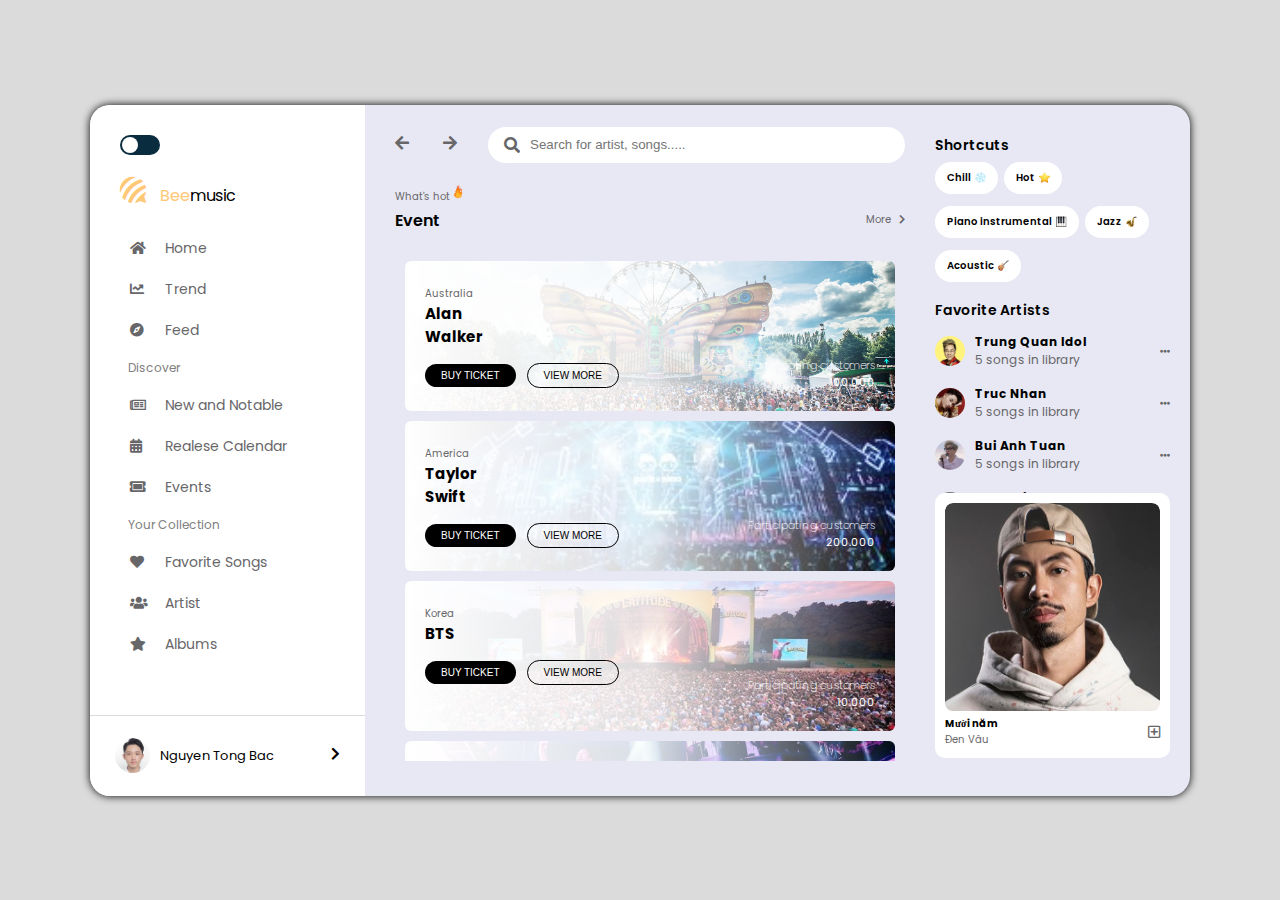
<file: event.html>
<!DOCTYPE html>
<html lang="en">
<head>
    <meta charset="UTF-8">
    <meta http-equiv="X-UA-Compatible" content="IE=edge">
    <meta name="viewport" content="width=device-width, initial-scale=1.0">
    <link rel="stylesheet" href="https://cdnjs.cloudflare.com/ajax/libs/font-awesome/5.15.1/css/all.min.css">
    <link rel="stylesheet" href="./assests/Font-awesome/fontawesome-free-5.15.4-web/css/all.min.css">
    <link rel="stylesheet" href="./assests/css/eventStyle.css">
    <link rel="stylesheet" href="./assests/css/style.css">
    <link rel="stylesheet" href="./assests/css/responsive.css">
    <link rel="stylesheet" href="./assests/img/">
    <link rel="preconnect" href="https://fonts.googleapis.com">
    <link rel="preconnect" href="https://fonts.gstatic.com" crossorigin>
    <link href="https://fonts.googleapis.com/css2?family=Poppins:wght@100;200;300;400;500&display=swap" rel="stylesheet">
    <title>Bee Music</title>
</head>
<body>
<div id="main">
    <div id="container" >
        <!--
            =======================NAVBAR==========================
        -->
        <div id="navbar">
            <div class="navbar-container">
                <header>
                    <span class="check">
                        <span class="ball"></span>
                    </span>
                    <i class="fas fa-stream js-hide-navbar"></i>
                </header>
                <div class="logo">
                    <i class="navbar__logo fab fa-forumbee"></i>
                    <span class="navbar__primary-text">Bee</span><span>music</span>
                </div>
                <div class="navbar-content">
                    <nav>
                            <li class="navbar-content__icon">
                                <a href="index.html"><i class="fas fa-home"></i>Home</a>
                            </li>
                            <li class="navbar-content__icon">
                                <a href="trend.html"><i class="fas fa-chart-line"></i>Trend</a>
                            </li>
                            <li class="navbar-content__icon">
                                <a href="#"><i class="fas fa-compass"></i>Feed</a>
                            </li>
                    </nav>

                    <nav>   
                        <p class=" navbar-content__title">Discover</p>
                        <ul>
                            <li class="navbar-content__icon">
                                <a href="#"><i class="far fa-newspaper"></i>New and Notable</a>
                            </li>
                            <li class="navbar-content__icon">
                                <a href="#"><i class="fas fa-calendar-alt"></i>Realese Calendar</a>
                            </li>
                            <li class="navbar-content__icon">
                                <a href="#"><i class="fas fa-ticket-alt"></i>Events</a>
                            </li>
                        </ul>
                    </nav>

                    <nav>
                        <p class=" navbar-content__title">Your Collection</p>
                        <ul>
                            <li class="navbar-content__icon">
                                <a href="favoritesongs.html"><i class="fas fa-heart"></i>Favorite Songs</a>
                            </li>
                            <li class="navbar-content__icon">
                                <a href="#"><i class="fas fa-users"></i>Artist</a>
                            </li>
                            <li class="navbar-content__icon">
                                <a href="#"><i class="fas fa-star"></i>Albums</a>
                            </li>
                        </ul>
                    </nav>
                </div>
            </div>
            
            <div class="navbar-user">
                <div class="navbar-user__container">
                    <div class="user-avt">
                        <img src="./assests/img/User.png" alt="">
                    </div>
                    <div class="user-name">Nguyen Tong Bac</div>
                    <a href=""><i class="fas fa-chevron-right"></i></a>
                </div>
            </div>
        </div>
       
        <!--
            ====================MAIN_CONTENT=====================
        -->
        <div id="main-content" >
            <header>
                <nav class="main-content__header-nav">
                    <i class="fas fa-bars bars-left"></i>
                    <i class="fas fa-arrow-left"></i>
                    <i class="fas fa-arrow-right"></i>
                </nav>
                <div class="main-content__search-form">
                    <i class="fas fa-search search-btn"></i>
                    <input type="text" class="search-input" placeholder="Search for artist, songs.....">
                </div>
                <i class="fas fa-bars bars-right"></i>
            </header>

            <p class="main-content__des">What's hot<span><img src="./assests/img/fire.png" alt="" width="16px" height="17px"></span></p>
            <div class="main-content__trend">
                <div class="main-content__trend-title">Event</div>
                <div class="main-content__trend-more btn-hover">
                    More
                    <span><i class="fas fa-chevron-right"></i></span>
                </div>
            </div>
            <div class="main-content__box">
            <div class="main-content__banner event event1">
                <p class="main-content__banner-artist">Australia</p>
                <h4 class="main-content__banner-des">Alan Walker</h4>
                <p class="information__event">This event was held on June 18, 2022 in Vietnam, with the participation of singer Son Tung MTP and other singers. along with good performances worth waiting for</p>
                <div class="main-content__banner-btn">
                    <button class="play-btn">BUY TICKET</button>
                    <button class="follow-btn">VIEW MORE</button>
                </div>
                <span class="main-content__view">Participating customers
                    <p>100.000</p>
                </span>
            </div>
            <div class="main-content__banner event event2">
                <p class="main-content__banner-artist">America</p>
                <h4 class="main-content__banner-des">Taylor Swift</h4>
                <p class="information__event">This event was held on June 18, 2022 in Vietnam, with the participation of singer Son Tung MTP and other singers. along with good performances worth waiting for</p>
                <div class="main-content__banner-btn">
                    <button class="play-btn">BUY TICKET</button>
                    <button class="follow-btn">VIEW MORE</button>
                </div>
                <span class="main-content__view">Participating customers
                    <p>200.000</p>
                </span>
            </div>
            <div class="main-content__banner event event3">
                <p class="main-content__banner-artist">Korea</p>
                <h4 class="main-content__banner-des">BTS</h4>
                <p class="information__event">This event was held on June 18, 2022 in Vietnam, with the participation of singer Son Tung MTP and other singers. along with good performances worth waiting for</p>
                <div class="main-content__banner-btn">
                    <button class="play-btn">BUY TICKET</button>
                    <button class="follow-btn">VIEW MORE</button>
                </div>
                <span class="main-content__view">Participating customers
                    <p>10.000</p>
                </span>
            </div>
            <div class="main-content__banner event event4">
                <p class="main-content__banner-artist">VietNam</p>
                <h4 class="main-content__banner-des">Son Tung MTP</h4>
                <p class="information__event">This event was held on June 18, 2022 in Vietnam, with the participation of singer Son Tung MTP and other singers. along with good performances worth waiting for</p>
                <div class="main-content__banner-btn">
                    <button class="play-btn">BUY TICKET</button>
                    <button class="follow-btn">VIEW MORE</button>
                </div>
                <span class="main-content__view">Participating customers
                    <p>999.999</p>
                </span>
            </div>
        </div>
        </div>

        <!--
            ====================SIDE-BAR=========================
        -->
        <div id="sidebar">
            <div class="sidebar__shortcuts">
                <p class="sidebar__shortcuts-title">Shortcuts
                    <i class="fas fa-stream js-hide-sidebar"></i>
                </p>
                <div class="sidebar__shortcuts-items">
                    <span class="sidebar__shortcuts-item">Chill
                        <img src="./assests/img/snow.png" alt="">
                    </span>
                    <span class="sidebar__shortcuts-item">Hot
                        <img src="./assests/img/star.png" alt="">
                    </span>
                    <span class="sidebar__shortcuts-item">Piano instrumental
                        <img src="./assests/img/piano.png" alt="">
                    </span>
                    <span class="sidebar__shortcuts-item">Jazz
                        <img src="./assests/img/jazz.png" alt="">
                    </span>
                    <span class="sidebar__shortcuts-item">Acoustic
                        <img src="./assests/img/ghitar.png" alt="">
                    </span>
                </div>
            </div>

            <div class="sidebar__favorite">
                <p class="sidebar__favorite-title">Favorite Artists</p>
                <div class="sidebar__favorite-box">
                    <!--    ARTIST 1    -->
                    <div class="sidebar__favorite-list">
                        <div class="artist-info__avt">
                            <img src="./assests/img/ca si/trungquanidol.jpg" alt="">
                        </div>                   
                        <div class="artist-info">
                            <h4 class="artist-info__name">Trung Quan Idol</h4>
                            <p class="artist-info__song">5 songs in library</p>
                        </div>
                        <i class="fas fa-ellipsis-h"></i>
                    </div>
                    <!--    ARTIST 2    -->
                    <div class="sidebar__favorite-list">
                        <div class="artist-info__avt">
                            <img src="./assests/img/ca si/trucnhan.jpg" alt="">
                        </div>                   
                        <div class="artist-info">
                            <h4 class="artist-info__name">Truc Nhan</h4>
                            <p class="artist-info__song">5 songs in library</p>
                        </div>
                        <i class="fas fa-ellipsis-h"></i>
                    </div>
                    <!--    ARTIST 3    -->
                    <div class="sidebar__favorite-list">
                        <div class="artist-info__avt">
                            <img src="./assests/img/ca si/buianhtuan.jpg" alt="">
                        </div>                   
                        <div class="artist-info">
                            <h4 class="artist-info__name">Bui Anh Tuan</h4>
                            <p class="artist-info__song">5 songs in library</p>
                        </div>
                        <i class="fas fa-ellipsis-h"></i>
                    </div>

                    <div class="sidebar__favorite-list">
                        <div class="artist-info__avt">
                            <img src="./assests/img/ca si/bangkieu.jpg" alt="">
                        </div>                   
                        <div class="artist-info">
                            <h4 class="artist-info__name">Bang Kieu</h4>
                            <p class="artist-info__song">5 songs in library</p>
                        </div>
                        <i class="fas fa-ellipsis-h"></i>
                    </div>
                </div>

            <div class="sidebar__suggest-album">
                <div class="suggest-album">
                    <div class="suggest-album__img-container">
                        <img src="./assests/img/ca si/denvau.jpg" alt="">
                    </div>
                    <div class="suggest-album__content">
                        <div class="suggest-album__info">
                            <h4>Mười năm</h4>
                            <p>Đen Vâu</p>
                        </div>
                        <i class="far fa-plus-square"></i>
                    </div>
                </div>
            </div>
        </div>
    </div>
</div>
<script src="./assests/javaScript/new.js"></script>
</body>
</html>
</file>
<file: assests/css/eventStyle.css>
.main-content__box{
    height: 510px;
    overflow-y: auto;
}
.main-content__banner::-webkit-scrollbar{
    display: none;
}
.main-content__banner{
    margin: 10px;
}
.event1{
    background: linear-gradient(to right, white, rgba(255, 255, 255, 0.85), rgba(255, 255, 255, 0)), url(../img/event/event1.jpg) no-repeat left center/cover !important;
}
.event2{
    background: linear-gradient(to right, white, rgba(255, 255, 255, 0.85), rgba(255, 255, 255, 0)), url(../img/event/event2.jpg) no-repeat right bottom/cover !important;
}
.event3{
    background: linear-gradient(to right, white, rgba(255, 255, 255, 0.85), rgba(255, 255, 255, 0)), url(../img/event/event3.jpg) no-repeat right center/cover !important;
}
.event4{
    background: linear-gradient(to right, white, rgba(255, 255, 255, 0.85), rgba(255, 255, 255, 0)), url(../img/event/event4.jpg) no-repeat right center/cover !important;
}
.information__event{
    display: none;
}
.event:hover{
    height: 20rem !important;
}
.event:hover .information__event{
    display: inline;
}
.main-content__banner{
    transition: all 0.5s;
}
</file>
<file: assests/css/style.css>
/*=============================================
        DESIGNED IDEA: DRIBBLE
            BUI NGOC'S PRODUCT
==============================================*/
html{
    font-size: 62.5%;
    font-family:  'Poppins';
    color: #676669;
    font-weight:400;
    scroll-behavior: smooth;
}
*{
    margin:0;
    padding:0;
    box-sizing: border-box;
}
/*=============================================
                   THANH SCROLL
==============================================*/
html::-webkit-scrollbar{
    width:.8rem;
}
html::-webkit-scrollbar-thumb{
    background-color: #000;
    border-radius: 1rem;
}
a{
    text-decoration: none;
    display: block;
    color: var(--text-color);
    background-color: transparent;
    cursor: pointer;
}
:root{
    --primary-color: #ffc876;
    --text-color: #676669;
    --second-color: #303030;
    --third-color: #121212;
}
/*=========================================
                    CODE
==========================================*/
#main{
    background-color: #dbdbdb;
    display: flex;
    justify-content: center;
    align-items: center;
    overflow: hidden;
    min-height:100vh;
}
#container{
    width: 110rem;
    margin:6% 0;
    background-color: #e7e8f3;
    border-radius: 2rem;
    display: flex;
    box-shadow: 0 0 .8rem black;
    position: relative;
}
/*======================================
            SIDEBAR-LEFT
======================================*/
#navbar{
    background-color: #fff;
    width: calc(100% / 4);
    border-top-left-radius: 2rem;
    border-bottom-left-radius: 2rem;
    overflow:hidden;
}
.navbar-container{
    padding:3rem;
    border-top-left-radius: 2rem;
}
#navbar header{
    text-align: right;
    font-size:1.4rem;
    transition: .25s;
    cursor: pointer;
    height:2rem;
    display: flex;
    align-items: center;
    justify-content: space-between;
}
#navbar header i:hover{
    color:#000
}
#navbar .logo{
    padding:2rem 0;
    font-size:2rem;
    color: #000;
    font-size:1.6rem;
}
#navbar .logo span{
    padding:0;
}
.navbar__logo{
    font-size:3rem;
    color:var(--primary-color) ;
    padding-right:1rem;
}
.navbar__primary-text{
    color: var(--primary-color) !important
}
.navbar-content__icon{
    display: block;
    padding:1rem;
    border-radius:1rem;
    font-size:1.4rem;
    position:relative;
} 
.navbar-content__icon:hover{
    background-color: #000;
    transition: .25s linear;
    cursor: pointer;
}
.navbar-content__icon:hover a{
    color:#fff;
}
.navbar-content__icon:after {
    position: absolute;
    content:'';
    background-color: #000;
    display: block;
    height:100%;
    width:.2rem;
    right:-3rem;
    top:0;
    opacity:0;
}
.navbar-content__icon:hover:after{
    opacity: 1;
    transition: .25s;
}
.navbar-content__icon i{
    display: inline-block;
    width:2rem;
    background-color: transparent;
    margin-right:1.5rem;
}
.navbar-content__title{
    font-size:1.2rem;
    color:grey;
    margin:.8rem
}
.navbar-user{
    margin-top:2rem;
    border-bottom-left-radius: 2rem;
    border-top:1px solid #dbdbdb;
}
.navbar-user__container{
    display: flex;
    height:3.5rem;
    margin:1rem;
    padding:3rem 1.5rem;
    justify-content: space-between;
    align-items: center;
}
.user-avt{
    height:3.5rem; width:3.5rem;
    border-radius: 50%;
    overflow:hidden
}
.user-avt img{
    height:100%;
    object-fit: cover;
}
.user-name{
    padding-left:1rem;
    font-size:1.3rem;
    color:#000;
    flex:1;
}
.navbar-user i{
    font-size:1.4rem;
    color:#000;
}

/*======================================
            MAIN-CONTENT
======================================*/
.js-hide-navbar{
    display: none;
}
#main-content{
    background-color: #e7e8f3;
    height:100%;
    padding:1rem 3rem;
    width: calc(100% / 4 * 2 + 2rem);
}
#main-content header{
    margin-top:1.2rem;
    display:flex;
    align-items: center;
}
.main-content__header-nav i{
    width: 2rem;
    font-size:1.6rem;
}
.main-content__header-nav i:hover{
    color:#000;
    cursor: pointer;
    transition: .25s linear;
}
.main-content__header-nav i:last-child{
    margin:0 2.5rem
}
.main-content__search-form{
    flex:1;
    display: flex;
    align-items: center;
    padding:1rem 1.6rem;
    background-color: #fff;
    border-radius: 2.5rem;
}
.search-btn{
    font-size:1.6rem;
}
.search-input{
    border:none;
    outline:none;
    padding:0 1rem;
    flex:1;
}
.main-content__des{
    display: block;
    padding-top:2rem;
    padding-bottom:.3rem
}
.main-content__trend{
    display: flex;
    justify-content: space-between;
    align-items: center;
    padding-bottom:1.8rem;
}
.main-content__trend-more span{
    margin-left:.5rem
}
.btn-hover:hover{
    color:#fff !important;
    transition: .2s;
    cursor: pointer;
    background-color: #000;
    padding:.1rem 1rem;
    border-radius: 20px;
}

.main-content__trend-title{
    font-size: 1.6rem;
    color:#000;
    font-weight: 600;
}
.main-content__banner{
    height:15rem;
    padding:2.5rem 2rem;
    border-radius: .6rem;
    position: relative;
    background: linear-gradient(to right, white, rgba(255, 255, 255, 0.85), rgba(255, 255, 255, 0)), url(../img/banner.jpg) no-repeat center center/cover;
}
.main-content__banner-des{
    font-size:1.5rem;
    width:8rem;
    color:#000;
}
.main-content__banner-btn button{
    padding:.6rem 1.6rem;
    margin-top:1.6rem;
    font-size:1rem;
    border-radius: 2rem;
    outline: none;
    border: none;
    margin-right:.8rem;
    cursor: pointer;
}
.main-content__banner-btn button:last-child{
    margin:unset;
}
.bars-left, .bars-right{
    display: none;
}
.play-btn{
    background-color: #000;
    color:#fff;
}
.main-content__banner-btn .follow-btn{
    background-color: transparent;
    border: .1rem solid #000;
}
.main-content__banner-btn button:hover{
    opacity: .6;
    transition: .2s;
}
.main-content__view{
    position: absolute;
    bottom:2rem;
    right:2rem;
    color:#fff;
    font-weight: 200;
    font-size:1.1rem
}
.main-content__view p{
    font-weight:400;
    text-align: right;
}
.my-playlist{
    height: 25rem;
    max-height: 25rem;
}
.playlist-head{
    display: flex;
    width:100%;
    justify-content: space-between;
    align-items: center;
    padding-top:2.3rem
}
.playlist-head a:hover{
    color:#000;
    transition: .2s;
}
.playlist-head h4{
    font-size:1.8rem;
    color:#000;
}
.playlist{
    display: flex;
    align-items: center;
    gap:1.5rem;
    width:100%;
    font-size:1.2rem;
    padding:1rem 0;
}
.playlist-list{
    display: block;
    height: 220px;
    overflow-y: auto;
    scroll-behavior: smooth;
}
.playlist-list::-webkit-scrollbar{
    display: none;
}
.playlist-list__title{
    font-size:1rem;
}
.playlist__number{
    width:1.5rem;
    min-width: 1.5rem;
}
.playlist__title{
    width:17rem;
    min-width:17rem;
}
.playlist__artist{
    width:12rem;
    min-width:12rem;
    
}
.playlist__time{
    flex:1;
    text-align: right;
    padding-right:2rem;
}

.playlist--hover:hover{
    position: relative;
    z-index: 1;
    background-color: #fff;
    border-radius: .8rem;
    padding:1rem 1rem;
    transform:scale(1.02);
    cursor: pointer;
    transition: .1s linear;
}
.playlist--hover.active{
    position: relative;
    z-index: 1;
    background-color: #fff;
    border-radius: .8rem;
    padding:1rem 1rem;
    transform:scale(1.02);
    cursor: pointer;
}

/*======================================
            PLAY-SONGS
======================================*/
.play-song{
    background-color: #fff;
    padding:0 1.5rem 1.5rem;
    margin-top:3.5rem;
    border-radius:.5rem;
   
}
.play-control{
    display: flex;
    align-items: center;
    justify-content: space-between;
    font-size:1.2rem;
    padding:1.5rem 0 1rem;
}
.play-control__act{
    width: 10rem;
}
.play-control__act i{
    padding:0 .5rem;
    cursor: pointer;
}
.play-control__volume{
    width:10rem;
    display: flex;
    align-items: center;
}
.play-control__volume .volume{
    appearance: none;
    width:6rem;
    height:.2rem;
    background-color: #ddd;
    margin:0 .5rem
}
.play-control__volume .volume::-webkit-slider-thumb{
    appearance: none;
    width:.8rem;
    background-color: #fff;
    border:.2rem solid #000;
    border-radius: 50%;
    height:.8rem;
}
.play-control__main{
    flex:1;
    display: flex;
    align-items: center;
    justify-content: center;
    gap: 1rem;
}
.play-control__main i{
    cursor: pointer;
}
.main-icon{
    color:#000;
    font-size:1.3rem;
}
.main-icon--big{
    font-size:2.5rem
}
.range{
    flex:1;
    appearance: none;
    height:.2rem;
    background-color: #ddd;
    cursor: pointer;
} 
.range::-webkit-slider-thumb{
    appearance: none;
    background-color: #fff;
    height:.8rem;
    width:.8rem;
    border-radius: 50%;
    border:.2rem solid #000;
    cursor: pointer;
}

.play-seekbar{
    display: flex;
    align-items: center;
    gap:1.5rem
}

.timer__left, .timer__right{
    width:1.6rem;
    max-width: 1.6rem;
}
.range:focus, .volume:focus{
    outline:none;
}
.play-repeat,.shuffle-song,#heart{
    transition: .5s;
}


/*======================================
            SIDEBAR-RIGHT
======================================*/
#sidebar{
    height:100%;
    width:calc(100% / 4 - 2rem);
    padding-right:2rem;
    border-top-right-radius: 2rem;
}
.sidebar__shortcuts{
    padding-top:3rem;
}
.sidebar__shortcuts-title{
    font-size:1.4rem;
    color:#000;
    font-weight:600;
    display: flex;
}
.sidebar__shortcuts-items{
    display: flex;
    flex-wrap: wrap;
}
.sidebar__shortcuts-item{
    padding:.8rem 1.2rem;
    background-color: #fff;
    margin:.6rem;
    margin-left:0;
    border-radius: 2rem;
    display: flex;
    align-items: center;
    color:#000;
    font-weight:600;
}
.sidebar__shortcuts-item img{
    height:1.1rem;
    margin-left:.4rem
}
.sidebar__favorite-box{
    display: block;
    height: 160px;
    overflow-y: auto;
    scroll-behavior: smooth;
}
.sidebar__favorite-box::-webkit-scrollbar{
    display: none;
}
.sidebar__favorite-list{
    display: flex;
    align-items: center;
    justify-content: space-between;
    padding-bottom:1.6rem;
}
.sidebar__favorite-list .artist-info__avt{
    height:3rem;
    width:3rem;
    border-radius: 50%;
    overflow:hidden
}
.sidebar__favorite-title{
    font-size:1.4rem;
    color:#000;
    padding:1.2rem 0;
    font-weight: 600;
}
.sidebar__favorite-list img{
    height:100%;
}
.artist-info__name{
    color:#000
}
.artist-info{
    flex:1;
    padding: 0 1rem;
    font-size:1.2rem;
    cursor: pointer;
}
.sidebar__favorite-list i:hover{
    color:#000;
    transition: .2s;
    cursor: pointer;
}
.suggest-album{
    padding:1rem;
    border-radius: 1rem;
    overflow: hidden;
    cursor: pointer;
    background-color: #fff;
}
.suggest-album__content{
    display: flex;
    align-items: center;
    justify-content: space-between;
}
.suggest-album__img-container{
    overflow: hidden;
    border-radius: .8rem;
    transition: .25s;
}
.suggest-album img{
    width:100%;
    object-fit: cover;
    border-radius: .8rem;
}
.suggest-album:hover img{
    transform:scale(1.3);
}
.suggest-album__content i{
    font-size:1.4rem;
}
.suggest-album__info h4{
    color:#000;
}
.suggest-album__content i:hover{
    color:#000
}
.js-hide-sidebar{
    display: none;
}
.check{
    position: relative;
    display: block;
    width:4rem;
    height:2rem;
    background: #092c3e;
    cursor: pointer;
    border-radius: 2rem;
    overflow: hidden;
    transition: .5s linear;

}
.ball {
    position: absolute;
    top:2px;
    left:2px;
    background: #fff;
    width: 16px;
    height:16px;
    border-radius: 50%;
    transition: .5s;
}

/*=====================================================================
                    DARK THEME
=====================================================================*/

#container.dark-theme, #container.dark-theme #main-content, #container.dark-theme #sidebar{
    background: var(--second-color);
    color:#ccc;
}
#container.dark-theme .artist-info__name{
    color: #ccc;
}
#container.dark-theme .sidebar__shortcuts-item,
#container.dark-theme .suggest-album{
    color:#ccc;
    background: var(--third-color);
}
#container.dark-theme .sidebar__favorite-title,
#container.dark-theme .sidebar__shortcuts-title,
#container.dark-theme .suggest-album h4,
#container.dark-theme .main-content__trend-title,
#container.dark-theme .playlist-head h4,
#container.dark-theme .logo span{
    color:#fff;
}

#container.dark-theme #navbar{
    background: var(--third-color);
}
#container.dark-theme .navbar-content__icon a{
    color:#ccc
}
#container.dark-theme .user-name,
#container.dark-theme .navbar-user__container i{
    color:#fff;
}
#container.dark-theme .play-song{
    background: var(--third-color);
}
#container.dark-theme .play-song i{
    color: #ccc;
}
#container.dark-theme .play-control__volume .volume::-webkit-slider-thumb{
    background-color: #000;
    border:.2rem solid #fff;

}
#container.dark-theme .range::-webkit-slider-thumb {
    background: #000;
    border-color:#fff;
}


#container.dark-theme .navbar-content__icon:hover{
    background: var(--second-color);
}
#container.dark-theme .playlist--hover:hover{
    background: var(--third-color) !important;
}
#container.dark-theme .playlist--hover.active{
    background: var(--third-color);
}
#container.dark-theme #navbar header i:hover {
    color:#ccc;
}
#container.dark-theme .check{
    background: #fff;
}
#container.dark-theme .ball{
    background-color: #000;
}
</file>
<file: assests/css/responsive.css>
@media (max-width: 1024px) {
    #container{
        width:90rem;
    }
    .navbar-container{
        padding:3rem 1.5rem;
        border-top-left-radius: 2rem;
    }
    #main-content{
        padding:1rem 2rem;
    }
}
@media (max-width:870px) {
    #container{
        width:80rem;     
    }
    .navbar-content__icon{
        font-size:1.3rem;
    } 
    .navbar-content__icon i{
        margin-right:1rem;
    }
    .user-name{
        font-size:1.2rem
    }

    .playlist__artist{
        width:8rem;
        min-width:8rem; 
    }
    .sidebar__shortcuts-item{
        padding:.6rem .8rem
    }
    .artist-info{
        font-size:1.1rem
    }
}
@media (max-width:800px) {
    #container{
        width:70rem;
    }
    .sidebar__shortcuts-title{
        justify-content: space-between;
        align-items: center;
    }
    .navbar-content__icon:after {
        display:none !important;
    }
    .js-hide-sidebar{
        display: block;
        font-size: 1.8rem;
        padding-right:.5rem
    }
    .btn-hover{
        color:#fff !important;
        cursor: pointer;
        background-color: #000;
        padding:.1rem 1rem;
        border-radius: 20px;
    }
    #navbar{
        position: absolute;
        z-index: 9999;
        top:0;
        bottom:0;
        left:-100%;
        opacity: 0;
        transition: 1s linear;
        width:23rem;
        box-shadow: 0 0 .5rem black;
        overflow:hidden;
    }
    #main-content{
        flex:1;
        border-radius: 2rem;
        padding-bottom:2rem
    }

    #sidebar{
        position: absolute;
        top:0;
        transition: 1s linear;
        bottom:0;
        right:-100%;
        opacity: 0;
        background-color: #e7e8f3;
        padding:0 2rem;
        z-index: 9999;
        width:23rem;
        box-shadow: 0 0 .5rem black;
        border-bottom-right-radius: 2rem;
    }
    #navbar.active{
        opacity: 1;
        left:0;
    }
    #sidebar.active{
        opacity: 1;
        right:0;
    }
    .main-content__header-nav i{
        font-size: 2.2rem !important;
    }
    .bars-left, .bars-right{
        display: inline-block;
        font-size:2.2rem !important;
        margin:0 2rem;
    }
    .js-hide-navbar{
        display: inline;
        font-size:1.8rem;
    }
}

@media (max-width:730px) {
    #container{
        margin:0 1rem
    }
}

@media (max-width: 660px){
    #container,#navbar,#sidebar{
        margin:0;
        border-radius: 0;
    }
}
@media (max-width: 500px) {
    .main-content__header-nav i:last-child{
        margin:0 1.5rem;
    }
    .bars-left{
        margin:0;
        margin-right:1.5rem;
    }
    .bars-right{
        padding-left:2rem;
        margin:0;
    }

}
@media (max-width: 440px) {
    .main-content__header-nav i{
        font-size: 1.8rem !important;
    }
    .bars-left, .bars-right{
        display: inline-block;
        font-size:1.8rem !important;
    }
    .bars-left{
        margin:0;
        margin-right:1rem;
    }
    .bars-right{
        padding-left:1rem;
        margin:0;
    }
}
@media (max-width:400px) {
    #container{
        width:100%;
    }
    .main-content__header-nav i:not(i:first-child){
       display: none; 
    }
    .play-control__volume .volume{
        width:5rem
    }

}

@media (max-width:380px) {
    .play-control__volume .volume{
        width:3rem
    }
    .play-control__act i{
        padding: 0 .4rem
    }
    .playlist{
        gap:1rem
    }
}
</file>
